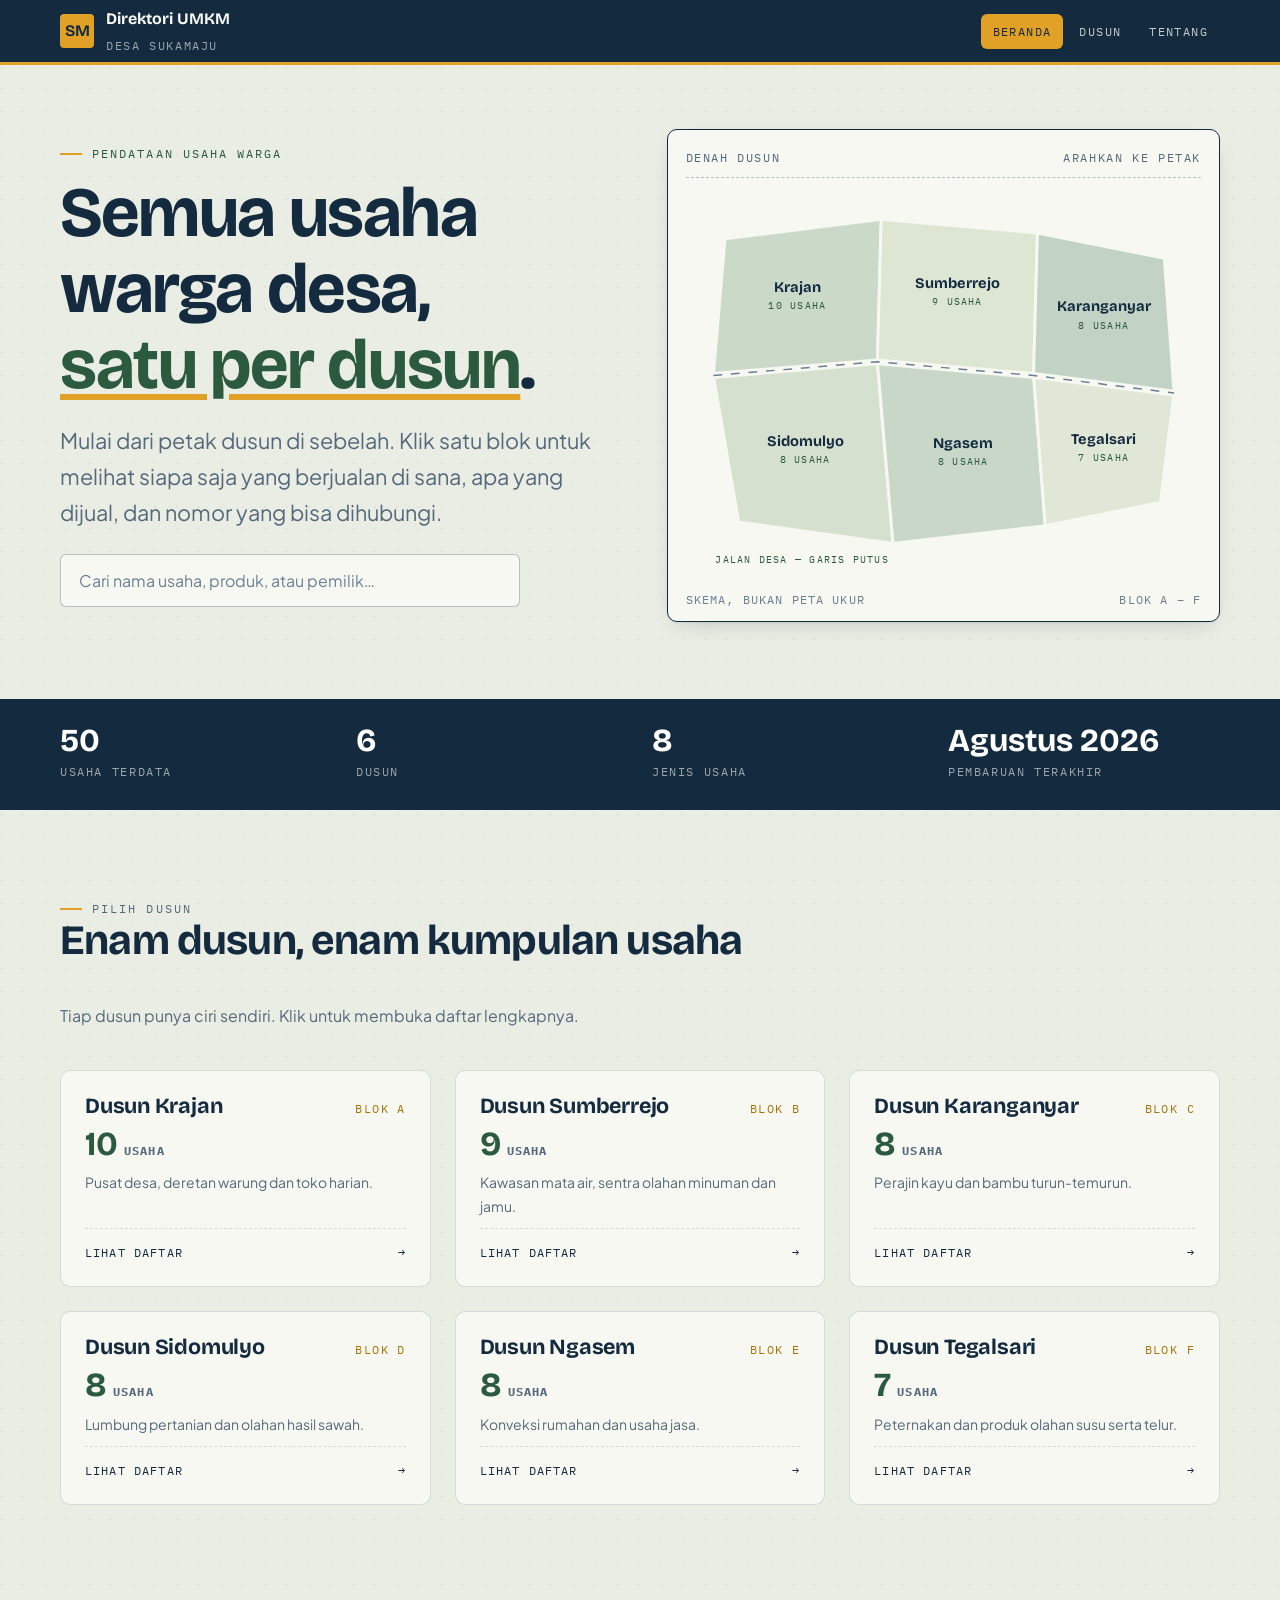
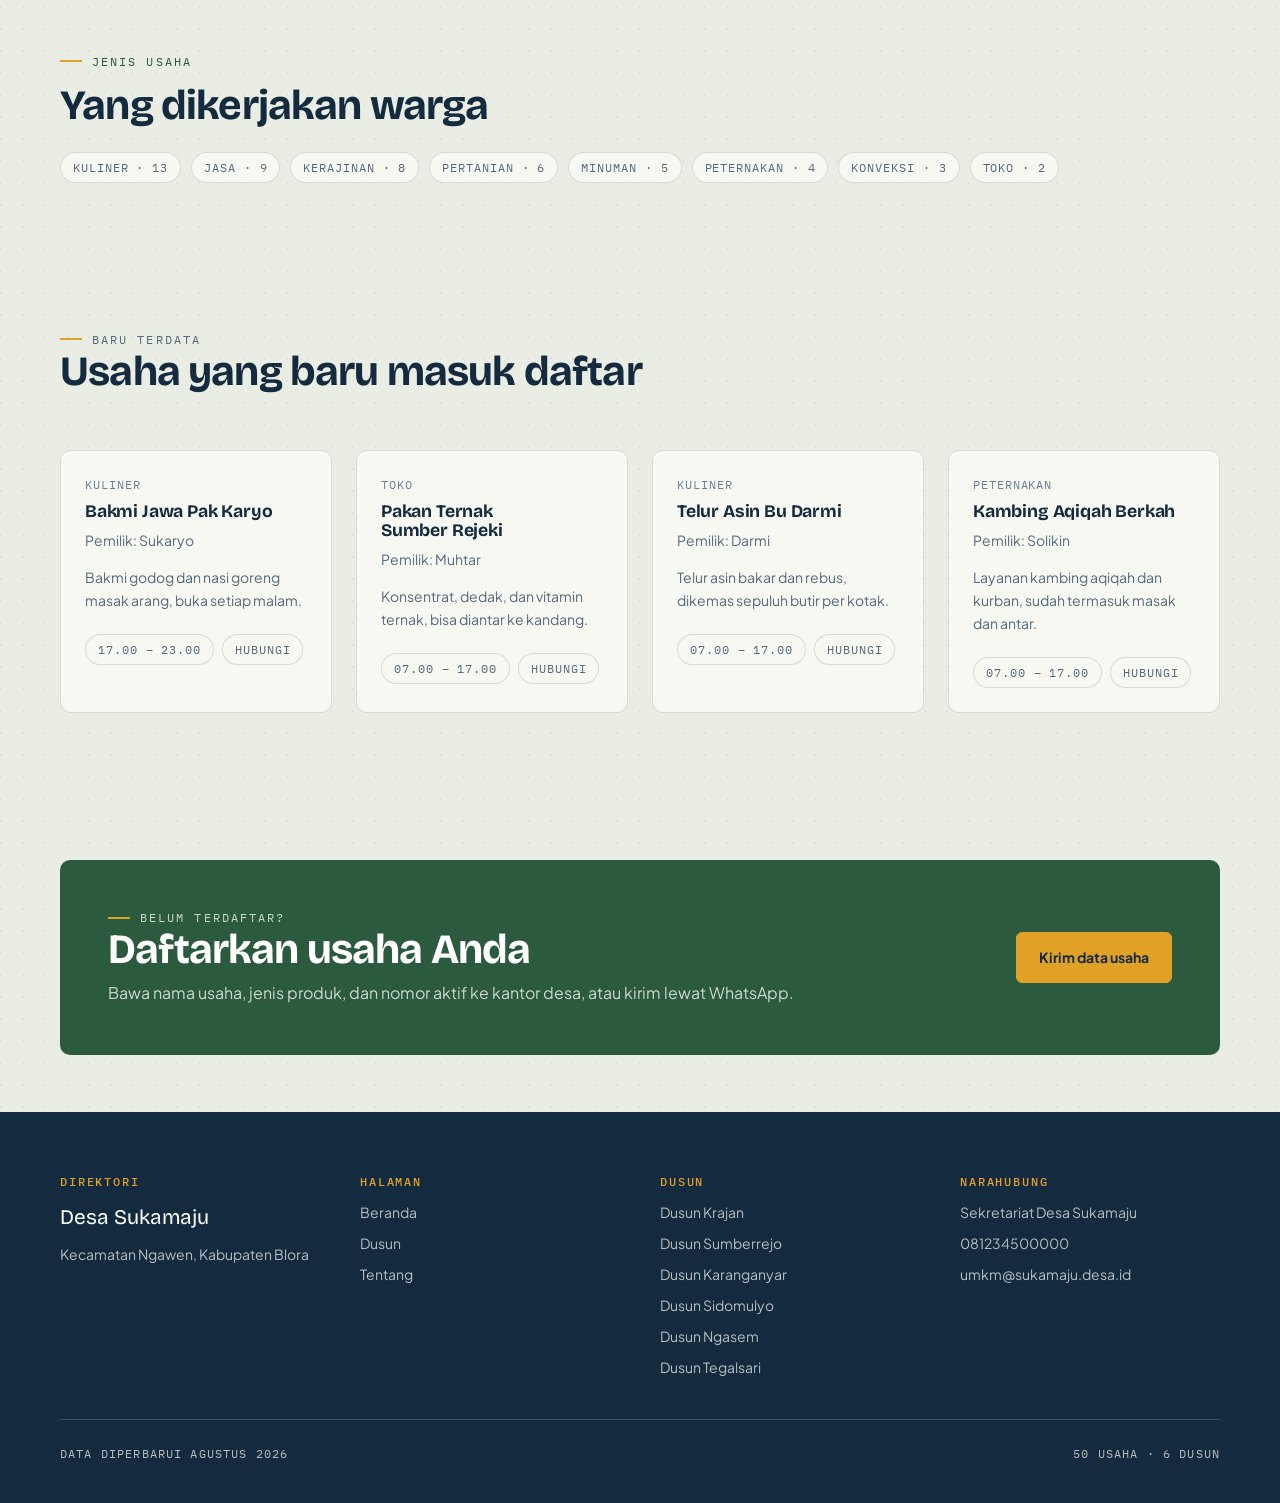
<file: docs/index.html>
<!DOCTYPE html>
<html lang="id">
<head>
<meta charset="utf-8">
<meta name="viewport" content="width=device-width, initial-scale=1">
<title>Direktori UMKM Desa Sukamaju</title>
<meta name="description" content="Daftar usaha mikro, kecil, dan menengah di Desa Sukamaju. Pilih dusun untuk melihat usaha yang ada di sana.">

<link rel="preconnect" href="https://fonts.googleapis.com">
<link rel="preconnect" href="https://fonts.gstatic.com" crossorigin>
<link href="https://fonts.googleapis.com/css2?family=Bricolage+Grotesque:opsz,wght@12..96,600;12..96,700;12..96,800&family=IBM+Plex+Mono:wght@400;500&family=Plus+Jakarta+Sans:wght@400;500;600;700&display=swap" rel="stylesheet">
<link rel="stylesheet" href="assets/css/tema.css">

<style>
  /* ---- Gaya khusus halaman beranda. Hanya memakai token dari tema.css ---- */

  .sampul { padding-block: clamp(40px, 5vw, 72px) clamp(48px, 6vw, 88px); }
  .sampul__isi {
    display: grid; gap: clamp(32px, 5vw, 64px);
    grid-template-columns: minmax(0, 1fr) minmax(0, 1.02fr);
    align-items: center;
  }
  .sampul h1 { margin-bottom: 20px; }
  .sampul h1 em {
    font-style: normal; color: var(--pandan-tua);
    text-decoration: underline; text-decoration-color: var(--kunyit);
    text-decoration-thickness: 6px; text-underline-offset: 6px;
  }
  .sampul__teks { font-size: var(--ukuran-sub); color: var(--teks-lembut); max-width: 46ch; }

  /* Kotak pencarian */
  .cari { position: relative; max-width: 460px; margin-top: var(--sela-3); }
  .cari input {
    width: 100%; padding: 15px 18px;
    font-family: var(--font-teks); font-size: var(--ukuran-teks); color: var(--teks);
    background: var(--kapur-terang);
    border: 1.5px solid var(--garis-tebal); border-radius: var(--lengkung-kecil);
  }
  .cari input::placeholder { color: var(--nila-kabut); }
  .cari input:focus { border-color: var(--nila); outline: none; box-shadow: 0 0 0 4px var(--kunyit-kabut); }
  .cari__hasil {
    position: absolute; z-index: 20; inset-inline: 0; top: calc(100% + 8px);
    background: var(--kapur-terang); border: 1.5px solid var(--nila);
    border-radius: var(--lengkung); box-shadow: var(--bayang-naik);
    max-height: 320px; overflow-y: auto; padding: 6px;
  }
  .cari__hasil a {
    display: block; padding: 10px 12px; border-radius: var(--lengkung-kecil);
    text-decoration: none; line-height: 1.35;
  }
  .cari__hasil a:hover, .cari__hasil a:focus-visible { background: var(--pandan-kabut); }
  .cari__hasil strong { display: block; font-size: var(--ukuran-kecil); font-weight: 700; }
  .cari__hasil span {
    font-family: var(--font-data); font-size: var(--ukuran-data);
    letter-spacing: .08em; text-transform: uppercase; color: var(--teks-lembut);
  }
  .cari__kosong { padding: 14px 12px; font-size: var(--ukuran-kecil); color: var(--teks-lembut); }

  /* ---- DENAH DUSUN: elemen utama halaman ---- */
  .denah { position: relative; }
  .denah__bingkai {
    background: var(--kapur-terang);
    border: 1.5px solid var(--nila);
    border-radius: var(--lengkung);
    padding: 18px 18px 12px;
    box-shadow: var(--bayang);
  }
  .denah__kepala {
    display: flex; justify-content: space-between; align-items: center; gap: 12px;
    margin-bottom: 12px; padding-bottom: 10px; border-bottom: 1px dashed var(--garis-tebal);
    font-family: var(--font-data); font-size: var(--ukuran-data);
    letter-spacing: .14em; text-transform: uppercase; color: var(--teks-lembut);
  }
  .denah svg { width: 100%; height: auto; display: block; }

  .petak path {
    stroke: var(--kapur-terang); stroke-width: 3; stroke-linejoin: round;
    transition: fill var(--transisi), transform var(--transisi);
  }
  .petak text { pointer-events: none; }
  .petak__nama {
    font-family: var(--font-judul); font-size: 15px; font-weight: 700;
    fill: var(--nila);
  }
  .petak__jml {
    font-family: var(--font-data); font-size: 10.5px; letter-spacing: .12em;
    fill: var(--pandan-tua);
  }
  .petak:hover path, .petak:focus-visible path, .petak.sorot path { fill: var(--kunyit); }
  .petak:hover .petak__jml, .petak.sorot .petak__jml { fill: var(--nila); }
  .petak:focus-visible { outline: none; }
  .petak:focus-visible path { stroke: var(--nila); stroke-width: 4; }

  .denah__jalan { fill: none; stroke: var(--kapur-terang); stroke-width: 7; stroke-linecap: round; }
  .denah__jalan-garis { fill: none; stroke: var(--nila-kabut); stroke-width: 1.5; stroke-dasharray: 9 9; }
  .denah__kaki {
    margin-top: 10px; display: flex; flex-wrap: wrap; gap: 14px; justify-content: space-between;
    font-family: var(--font-data); font-size: var(--ukuran-data); color: var(--nila-kabut);
    letter-spacing: .1em; text-transform: uppercase;
  }

  /* Pita angka */
  .pita { background: var(--nila); color: var(--kapur-terang); }
  .pita__isi {
    display: grid; grid-template-columns: repeat(auto-fit, minmax(160px, 1fr));
    gap: var(--sela-3); padding-block: 26px;
  }
  .pita__butir strong {
    display: block; font-family: var(--font-judul); font-size: 2rem; line-height: 1; color: #fff;
  }
  .pita__butir span {
    font-family: var(--font-data); font-size: var(--ukuran-data);
    letter-spacing: .14em; text-transform: uppercase; color: rgba(246,248,241,.6);
  }

  /* Ajakan mendaftar */
  .ajakan {
    background: var(--pandan-tua); color: var(--kapur-terang);
    border-radius: var(--lengkung); padding: clamp(28px, 4vw, 48px);
    display: flex; flex-wrap: wrap; align-items: center; justify-content: space-between;
    gap: var(--sela-3);
  }
  .ajakan h2 { color: #fff; margin-bottom: 8px; }
  .ajakan p { color: rgba(246,248,241,.8); margin: 0; }

  @media (max-width: 900px) {
    .sampul__isi { grid-template-columns: 1fr; }
    .denah { order: -1; }
  }
</style>
</head>
<body>

<header data-situs-header></header>

<main>

  <!-- ====================== SAMPUL ====================== -->
  <section class="sampul">
    <div class="wadah sampul__isi">

      <div>
        <p class="eyebrow">Pendataan usaha warga</p>
        <h1>Semua usaha warga desa, <em>satu per dusun</em>.</h1>
        <p class="sampul__teks">
          Mulai dari petak dusun di sebelah. Klik satu blok untuk melihat siapa saja
          yang berjualan di sana, apa yang dijual, dan nomor yang bisa dihubungi.
        </p>

        <div class="cari">
          <label class="hanya-pembaca-layar" for="kotakCari">Cari nama usaha atau produk</label>
          <input id="kotakCari" type="search" autocomplete="off"
                 placeholder="Cari nama usaha, produk, atau pemilik…">
          <div class="cari__hasil tersembunyi" id="hasilCari"></div>
        </div>
      </div>

      <!-- ---- Denah dusun ---- -->
      <div class="denah">
        <div class="denah__bingkai">
          <div class="denah__kepala">
            <span>Denah dusun</span>
            <span id="petakTerpilih">Arahkan ke petak</span>
          </div>

          <svg viewBox="0 0 528 400" role="group" aria-label="Denah enam dusun, pilih salah satu">
            <g id="petakDusun"></g>
            <!-- jalan desa membelah dusun atas dan bawah -->
            <path class="denah__jalan"       d="M28 190 L196 176 L356 190 L500 208"></path>
            <path class="denah__jalan-garis" d="M28 190 L196 176 L356 190 L500 208"></path>
            <text x="30" y="382" class="petak__jml">JALAN DESA &mdash; GARIS PUTUS</text>
          </svg>

          <div class="denah__kaki">
            <span>Skema, bukan peta ukur</span>
            <span>Blok A &ndash; F</span>
          </div>
        </div>
      </div>

    </div>
  </section>

  <!-- ====================== PITA ANGKA ====================== -->
  <section class="pita">
    <div class="wadah pita__isi" id="pitaAngka"></div>
  </section>

  <!-- ====================== DAFTAR DUSUN ====================== -->
  <section class="bagian" id="dusun">
    <div class="wadah">
      <div class="kepala-bagian">
        <div>
          <p class="eyebrow">Pilih dusun</p>
          <h2>Enam dusun, enam kumpulan usaha</h2>
        </div>
        <p>Tiap dusun punya ciri sendiri. Klik untuk membuka daftar lengkapnya.</p>
      </div>
      <div class="kisi kisi--3" id="kisiDusun"></div>
    </div>
  </section>

  <!-- ====================== KATEGORI ====================== -->
  <section class="bagian bagian--rapat">
    <div class="wadah">
      <p class="eyebrow">Jenis usaha</p>
      <h2 style="margin-bottom:var(--sela-3)">Yang dikerjakan warga</h2>
      <div style="display:flex;flex-wrap:wrap;gap:10px" id="daftarKategori"></div>
    </div>
  </section>

  <!-- ====================== SOROTAN ====================== -->
  <section class="bagian">
    <div class="wadah">
      <div class="kepala-bagian">
        <div>
          <p class="eyebrow">Baru terdata</p>
          <h2>Usaha yang baru masuk daftar</h2>
        </div>
      </div>
      <div class="kisi kisi--4" id="kisiSorotan"></div>
    </div>
  </section>

  <!-- ====================== AJAKAN ====================== -->
  <section class="bagian bagian--rapat">
    <div class="wadah">
      <div class="ajakan">
        <div>
          <p class="eyebrow">Belum terdaftar?</p>
          <h2>Daftarkan usaha Anda</h2>
          <p>Bawa nama usaha, jenis produk, dan nomor aktif ke kantor desa, atau kirim lewat WhatsApp.</p>
        </div>
        <a class="tombol tombol--kunyit" id="tautanDaftar" href="#">Kirim data usaha</a>
      </div>
    </div>
  </section>

</main>

<footer data-situs-footer></footer>

<script src="assets/js/data.js"></script>
<script src="assets/js/situs.js"></script>
<script>
/* ---- Bentuk petak denah: kode blok -> jalur SVG dan titik label ---- */
const PETAK = {
  A: { d: "M40 50 L200 30 L196 176 L28 190 Z",    x: 114, y: 104, isi: "#CBD9C9" },
  B: { d: "M200 30 L360 44 L356 190 L196 176 Z",  x: 278, y: 100, isi: "#DDE5D3" },
  C: { d: "M360 44 L490 70 L500 208 L356 190 Z",  x: 428, y: 124, isi: "#C2D2C4" },
  D: { d: "M28 190 L196 176 L212 362 L54 340 Z",  x: 122, y: 262, isi: "#D6E0CF" },
  E: { d: "M196 176 L356 190 L368 344 L212 362 Z",x: 284, y: 264, isi: "#C8D7C7" },
  F: { d: "M356 190 L500 208 L486 320 L368 344 Z",x: 428, y: 260, isi: "#E0E7D7" }
};

const a = Situs.aman;

/* 1. Gambar denah */
document.getElementById("petakDusun").innerHTML = DUSUN.map(d => {
  const p = PETAK[d.peta];
  if (!p) return "";
  const jml = Situs.jumlah(d.slug);
  return `
    <a class="petak" href="dusun.html?d=${a(d.slug)}" data-petak="${a(d.slug)}"
       aria-label="${a(d.nama)}, ${jml} usaha">
      <path d="${p.d}" fill="${p.isi}"></path>
      <text class="petak__nama" x="${p.x}" y="${p.y}" text-anchor="middle">${a(d.nama.replace("Dusun ", ""))}</text>
      <text class="petak__jml"  x="${p.x}" y="${p.y + 18}" text-anchor="middle">${jml} USAHA</text>
    </a>`;
}).join("");

/* 2. Pita angka */
document.getElementById("pitaAngka").innerHTML = [
  [UMKM.length, "usaha terdata"],
  [DUSUN.length, "dusun"],
  [Situs.kategori().length, "jenis usaha"],
  [SITUS.tahunData, "pembaruan terakhir"]
].map(([n, t]) => `<div class="pita__butir"><strong>${a(n)}</strong><span>${a(t)}</span></div>`).join("");

/* 3. Kartu dusun */
document.getElementById("kisiDusun").innerHTML = DUSUN.map(Situs.kartuDusun).join("");

/* 4. Kategori */
document.getElementById("daftarKategori").innerHTML = Situs.kategori()
  .map(k => `<span class="pil">${a(k.nama)} &middot; ${k.jml}</span>`).join("");

/* 5. Sorotan: empat usaha terakhir pada data */
document.getElementById("kisiSorotan").innerHTML =
  UMKM.slice(-4).reverse().map(Situs.kartuUmkm).join("");

/* 6. Tautan pendaftaran */
document.getElementById("tautanDaftar").href =
  Situs.wa(SITUS.telepon) + "?text=" +
  encodeURIComponent("Halo, saya ingin mendaftarkan usaha saya ke direktori UMKM " + SITUS.namaDesa + ".");

/* 7. Petak dan kartu saling menyorot */
const label = document.getElementById("petakTerpilih");
document.querySelectorAll("[data-petak]").forEach(petak => {
  const slug = petak.dataset.petak;
  const kartu = document.querySelector(`.kartu-dusun[data-dusun="${slug}"]`);
  const nyala = () => {
    kartu?.classList.add("sorot");
    label.textContent = Situs.dusun(slug).nama + " — " + Situs.jumlah(slug) + " usaha";
  };
  const padam = () => {
    kartu?.classList.remove("sorot");
    label.textContent = "Arahkan ke petak";
  };
  petak.addEventListener("mouseenter", nyala);
  petak.addEventListener("focus", nyala);
  petak.addEventListener("mouseleave", padam);
  petak.addEventListener("blur", padam);
});
document.querySelectorAll(".kartu-dusun").forEach(kartu => {
  const petak = document.querySelector(`[data-petak="${kartu.dataset.dusun}"]`);
  kartu.addEventListener("mouseenter", () => petak?.classList.add("sorot"));
  kartu.addEventListener("mouseleave", () => petak?.classList.remove("sorot"));
});

/* 8. Pencarian cepat */
const kotak = document.getElementById("kotakCari");
const hasil = document.getElementById("hasilCari");

kotak.addEventListener("input", () => {
  const kunci = kotak.value.trim().toLowerCase();
  if (kunci.length < 2) { hasil.classList.add("tersembunyi"); return; }

  const cocok = UMKM.filter(u =>
    (u.nama + " " + u.kategori + " " + u.pemilik + " " + u.deskripsi).toLowerCase().includes(kunci)
  ).slice(0, 7);

  hasil.innerHTML = cocok.length
    ? cocok.map(u => `
        <a href="dusun.html?d=${a(u.dusun)}#${a(u.id)}">
          <strong>${a(u.nama)}</strong>
          <span>${a(Situs.dusun(u.dusun).nama)} &middot; ${a(u.kategori)}</span>
        </a>`).join("")
    : `<p class="cari__kosong">Tidak ada usaha yang cocok. Coba kata lain, misalnya “keripik” atau “jahit”.</p>`;

  hasil.classList.remove("tersembunyi");
});

document.addEventListener("click", e => {
  if (!e.target.closest(".cari")) hasil.classList.add("tersembunyi");
});
kotak.addEventListener("keydown", e => {
  if (e.key === "Escape") { hasil.classList.add("tersembunyi"); kotak.blur(); }
});
</script>
</body>
</html>
</file>
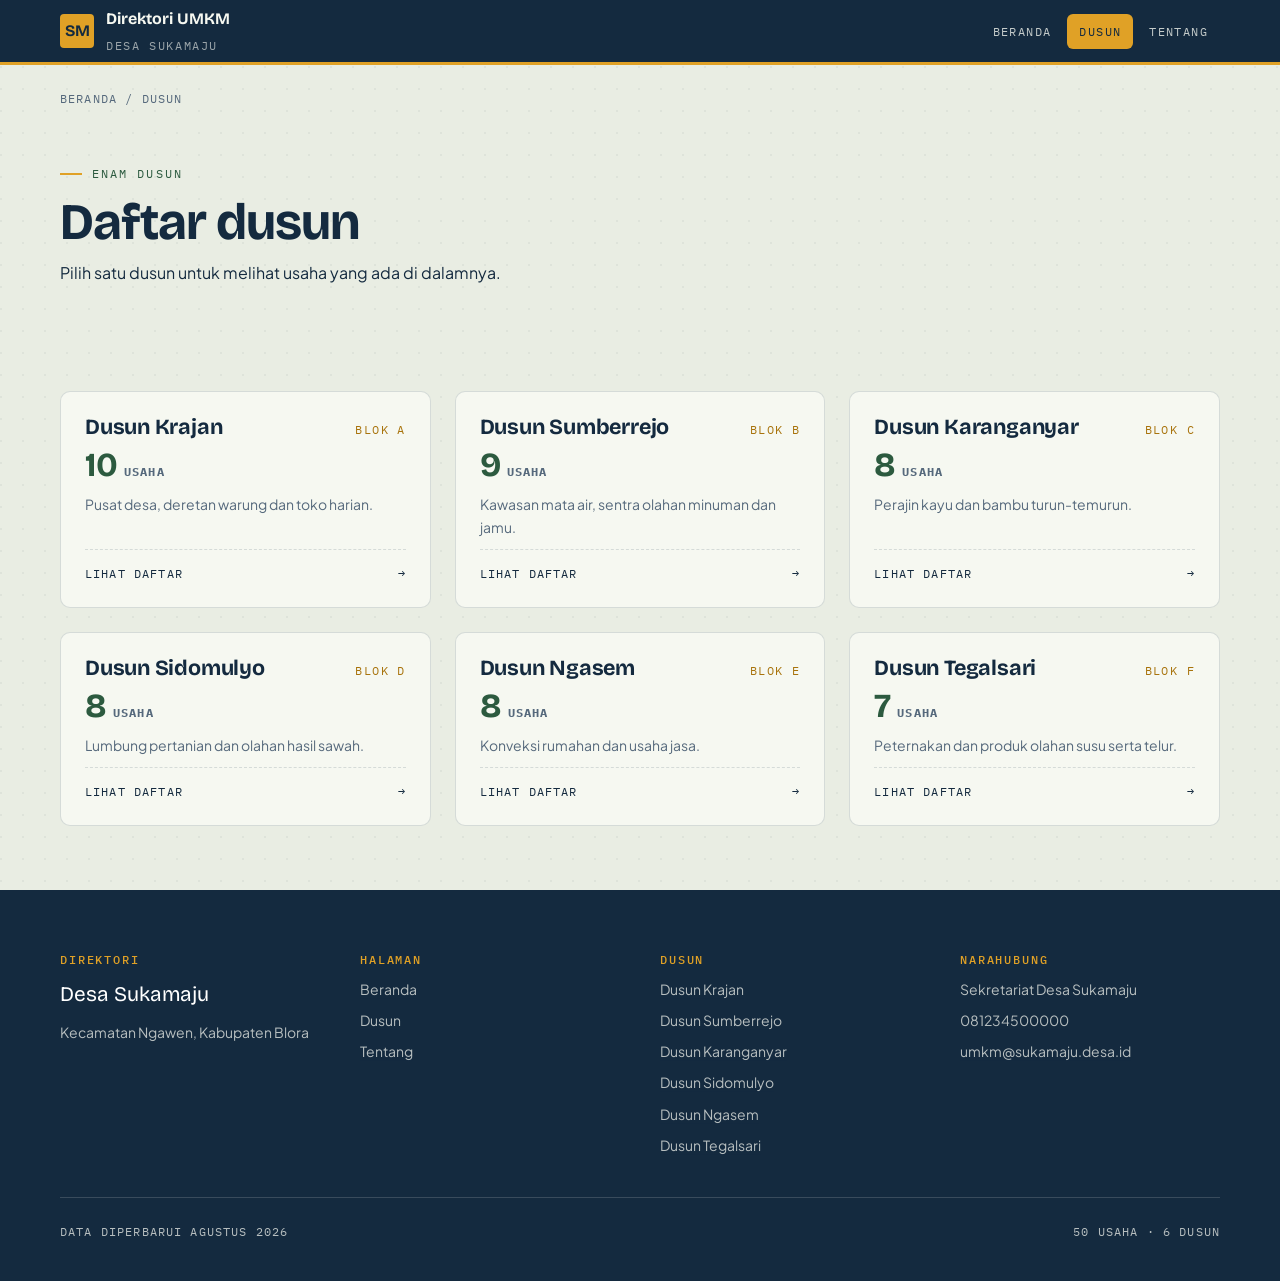
<file: docs/dusun.html>
<!DOCTYPE html>
<html lang="id">
<head>
<meta charset="utf-8">
<meta name="viewport" content="width=device-width, initial-scale=1">
<title>Dusun — Direktori UMKM Desa Sukamaju</title>
<meta name="description" content="Daftar UMKM per dusun di Desa Sukamaju.">

<link rel="preconnect" href="https://fonts.googleapis.com">
<link rel="preconnect" href="https://fonts.gstatic.com" crossorigin>
<link href="https://fonts.googleapis.com/css2?family=Bricolage+Grotesque:opsz,wght@12..96,600;12..96,700;12..96,800&family=IBM+Plex+Mono:wght@400;500&family=Plus+Jakarta+Sans:wght@400;500;600;700&display=swap" rel="stylesheet">
<link rel="stylesheet" href="assets/css/tema.css">

<style>
  /* Kepala halaman dusun */
  .judul-dusun { padding-block: var(--sela-4) var(--sela-3); }
  .judul-dusun__baris {
    display: flex; flex-wrap: wrap; align-items: flex-end;
    justify-content: space-between; gap: var(--sela-3);
  }
  .judul-dusun h1 { font-size: clamp(2rem, 4.6vw, 3.2rem); margin-bottom: 10px; }
  .judul-dusun__angka {
    text-align: right; font-family: var(--font-judul); font-weight: 700;
    font-size: clamp(2.6rem, 6vw, 4rem); line-height: .9; color: var(--pandan-tua);
  }
  .judul-dusun__angka span {
    display: block; font-family: var(--font-data); font-size: var(--ukuran-data);
    letter-spacing: .14em; color: var(--teks-lembut); font-weight: 400;
  }
  .saring { display: flex; flex-wrap: wrap; gap: 8px; margin-block: var(--sela-3) var(--sela-4); }
  .saring button { border: 0; cursor: pointer; font-family: inherit; }
  .lompat-dusun { display: flex; flex-wrap: wrap; gap: 8px; }
</style>
</head>
<body>

<header data-situs-header></header>

<main class="wadah">
  <p class="remah" id="remah"></p>

  <section class="judul-dusun" id="kepalaDusun"></section>

  <div class="saring" id="saringKategori"></div>

  <section style="padding-bottom:var(--sela-5)">
    <div class="kisi kisi--3" id="isiHalaman"></div>
  </section>
</main>

<footer data-situs-footer></footer>

<script src="assets/js/data.js"></script>
<script src="assets/js/situs.js"></script>
<script>
const a = Situs.aman;
const slug = Situs.param("d");
const dusun = slug ? Situs.dusun(slug) : null;

const remah    = document.getElementById("remah");
const kepala   = document.getElementById("kepalaDusun");
const saring   = document.getElementById("saringKategori");
const isi      = document.getElementById("isiHalaman");

/* ---------- Mode 1: tidak ada ?d= → tampilkan semua dusun ---------- */
if (!slug) {
  remah.innerHTML = `<a href="index.html">Beranda</a> / Dusun`;
  kepala.innerHTML = `
    <p class="eyebrow">Enam dusun</p>
    <h1>Daftar dusun</h1>
    <p>Pilih satu dusun untuk melihat usaha yang ada di dalamnya.</p>`;
  isi.innerHTML = DUSUN.map(Situs.kartuDusun).join("");
  document.title = "Dusun — Direktori UMKM " + SITUS.namaDesa;
}

/* ---------- Mode 2: slug tidak dikenal ---------- */
else if (!dusun) {
  remah.innerHTML = `<a href="index.html">Beranda</a> / <a href="dusun.html">Dusun</a> / Tidak ditemukan`;
  kepala.innerHTML = "";
  isi.className = "";
  isi.innerHTML = `
    <div class="kosong">
      <h3>Dusun tidak ditemukan</h3>
      <p>Alamat yang dibuka tidak cocok dengan dusun mana pun dalam data.</p>
      <a class="tombol" href="dusun.html">Lihat daftar dusun</a>
    </div>`;
}

/* ---------- Mode 3: satu dusun ---------- */
else {
  const daftar = Situs.umkmDusun(slug);
  document.title = dusun.nama + " — Direktori UMKM " + SITUS.namaDesa;

  remah.innerHTML = `<a href="index.html">Beranda</a> / <a href="dusun.html">Dusun</a> / ${a(dusun.nama)}`;

  kepala.innerHTML = `
    <div class="judul-dusun__baris">
      <div>
        <p class="eyebrow">Blok ${a(dusun.peta)} &middot; Kepala dusun ${a(dusun.kepala)}</p>
        <h1>${a(dusun.nama)}</h1>
        <p>${a(dusun.tagline)}</p>
      </div>
      <div class="judul-dusun__angka">${daftar.length}<span>USAHA TERDATA</span></div>
    </div>`;

  const kategori = Situs.kategori(daftar);
  saring.innerHTML =
    `<button class="pil pil--aktif" data-saring="semua">Semua &middot; ${daftar.length}</button>` +
    kategori.map(k => `<button class="pil" data-saring="${a(k.nama)}">${a(k.nama)} &middot; ${k.jml}</button>`).join("");

  const gambar = (pilihan) => {
    const tampil = pilihan === "semua" ? daftar : daftar.filter(u => u.kategori === pilihan);
    isi.innerHTML = tampil.length
      ? tampil.map(Situs.kartuUmkm).join("")
      : `<div class="kosong"><h3>Belum ada usaha di jenis ini</h3><p>Pilih jenis lain di atas.</p></div>`;
  };
  gambar("semua");

  saring.addEventListener("click", e => {
    const tombol = e.target.closest("[data-saring]");
    if (!tombol) return;
    saring.querySelectorAll("button").forEach(b => b.classList.remove("pil--aktif"));
    tombol.classList.add("pil--aktif");
    gambar(tombol.dataset.saring);
  });

  /* Lompat ke satu usaha jika alamat memuat #id */
  if (location.hash) {
    const sasaran = document.querySelector(location.hash);
    if (sasaran) { sasaran.scrollIntoView({ block: "center" }); sasaran.classList.add("sorot"); }
  }

  /* Tautan ke dusun lain di bawah daftar */
  const lain = DUSUN.filter(d => d.slug !== slug);
  isi.insertAdjacentHTML("afterend", `
    <div style="margin-top:var(--sela-5);padding-top:var(--sela-3);border-top:1px solid var(--garis)">
      <p class="eyebrow">Dusun lain</p>
      <div class="lompat-dusun">
        ${lain.map(d => `<a class="pil" href="dusun.html?d=${a(d.slug)}">${a(d.nama)} &middot; ${Situs.jumlah(d.slug)}</a>`).join("")}
      </div>
    </div>`);
}
</script>
</body>
</html>
</file>
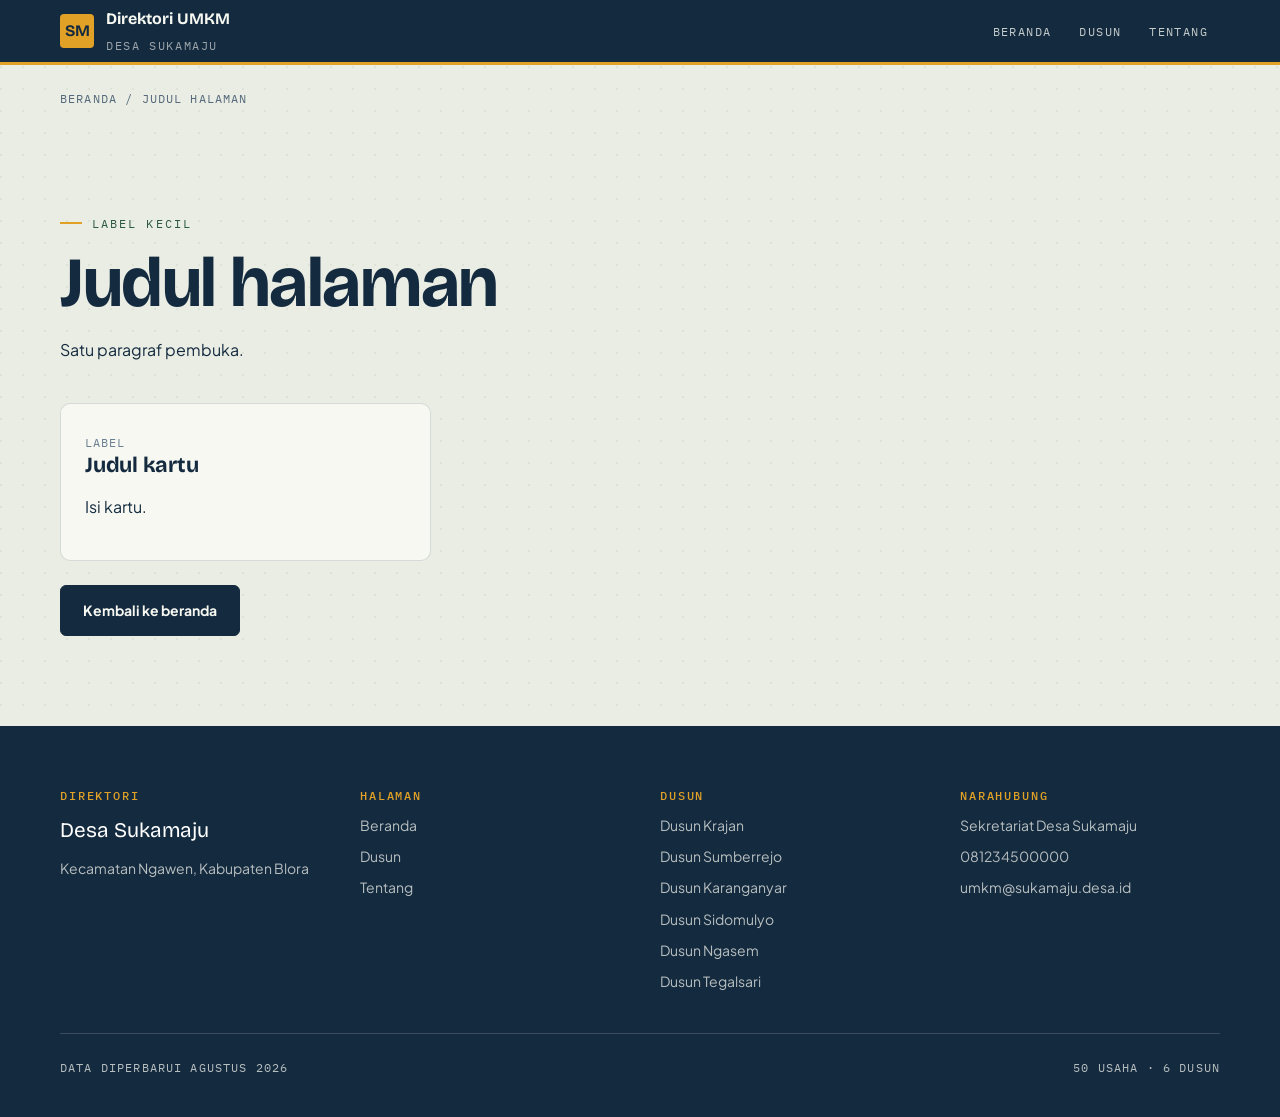
<file: docs/TEMPLATE.html>
<!DOCTYPE html>
<!--
  ============================================================
  TEMPLATE HALAMAN BARU
  Cara pakai: salin file ini, ganti namanya (misal "galeri.html"),
  lalu isi bagian <main>. Jangan hapus 5 baris bertanda [WAJIB].
  Dengan begitu tema, header, dan footer otomatis sama.
  ============================================================
-->
<html lang="id">
<head>
<meta charset="utf-8">
<meta name="viewport" content="width=device-width, initial-scale=1">

<title>Judul Halaman — Direktori UMKM Desa Sukamaju</title>
<meta name="description" content="Satu kalimat tentang isi halaman ini.">

<!-- [WAJIB 1] Huruf: Bricolage Grotesque, Plus Jakarta Sans, IBM Plex Mono -->
<link rel="preconnect" href="https://fonts.googleapis.com">
<link rel="preconnect" href="https://fonts.gstatic.com" crossorigin>
<link href="https://fonts.googleapis.com/css2?family=Bricolage+Grotesque:opsz,wght@12..96,600;12..96,700;12..96,800&family=IBM+Plex+Mono:wght@400;500&family=Plus+Jakarta+Sans:wght@400;500;600;700&display=swap" rel="stylesheet">

<!-- [WAJIB 2] Tema bersama -->
<link rel="stylesheet" href="assets/css/tema.css">

<style>
  /* Gaya khusus halaman ini saja.
     Aturan: SELALU pakai var(--...) dari tema.css, jangan tulis #hex baru.
     Beri nama kelas yang khas halaman ini supaya tidak bentrok. */
</style>
</head>
<body>

<!-- [WAJIB 3] Header diisi otomatis oleh situs.js -->
<header data-situs-header></header>

<main class="wadah">

  <p class="remah"><a href="index.html">Beranda</a> / Judul Halaman</p>

  <section class="bagian">
    <p class="eyebrow">Label kecil</p>
    <h1>Judul halaman</h1>
    <p>Satu paragraf pembuka.</p>

    <!-- Contoh memakai komponen bawaan tema -->
    <div class="kisi kisi--3" style="margin-top:var(--sela-4)">
      <article class="kartu">
        <span class="data">LABEL</span>
        <h3>Judul kartu</h3>
        <p>Isi kartu.</p>
      </article>
    </div>

    <a class="tombol" href="index.html" style="margin-top:var(--sela-3)">Kembali ke beranda</a>
  </section>

</main>

<!-- [WAJIB 4] Footer diisi otomatis oleh situs.js -->
<footer data-situs-footer></footer>

<!-- [WAJIB 5] Data dan kerangka bersama, urutannya tidak boleh dibalik -->
<script src="assets/js/data.js"></script>
<script src="assets/js/situs.js"></script>
<script>
  /* Skrip khusus halaman ini.
     Fungsi siap pakai:
       Situs.dusun("krajan")       -> data satu dusun
       Situs.umkmDusun("krajan")   -> daftar UMKM di dusun itu
       Situs.jumlah("krajan")      -> jumlah UMKM
       Situs.kategori()            -> daftar kategori + jumlahnya
       Situs.kartuUmkm(umkm)       -> HTML kartu UMKM
       Situs.kartuDusun(dusun)     -> HTML kartu dusun
       Situs.wa("0812...")         -> tautan WhatsApp
       Situs.param("d")            -> isi ?d= pada alamat
       Situs.aman(teks)            -> teks aman untuk ditempel ke HTML
  */
</script>
</body>
</html>
</file>
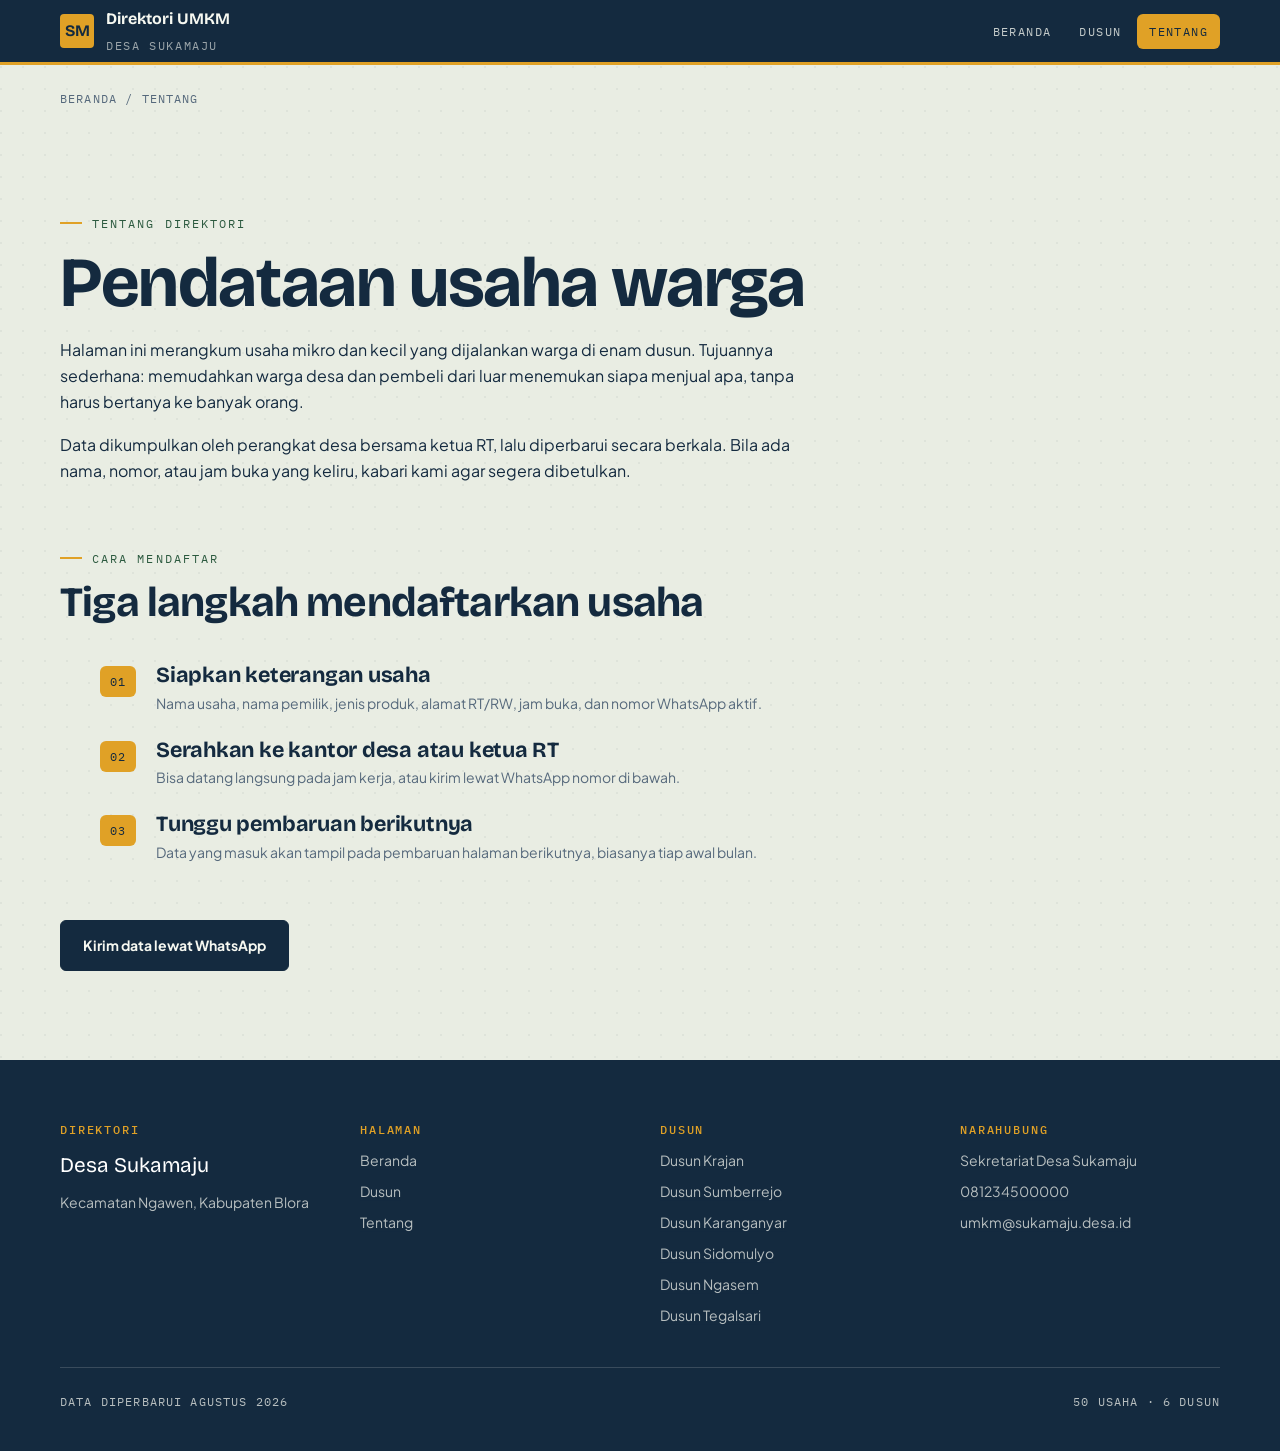
<file: docs/tentang.html>
<!DOCTYPE html>
<html lang="id">
<head>
<meta charset="utf-8">
<meta name="viewport" content="width=device-width, initial-scale=1">
<title>Tentang — Direktori UMKM Desa Sukamaju</title>
<meta name="description" content="Tentang pendataan UMKM Desa Sukamaju dan cara mendaftarkan usaha.">

<link rel="preconnect" href="https://fonts.googleapis.com">
<link rel="preconnect" href="https://fonts.gstatic.com" crossorigin>
<link href="https://fonts.googleapis.com/css2?family=Bricolage+Grotesque:opsz,wght@12..96,600;12..96,700;12..96,800&family=IBM+Plex+Mono:wght@400;500&family=Plus+Jakarta+Sans:wght@400;500;600;700&display=swap" rel="stylesheet">
<link rel="stylesheet" href="assets/css/tema.css">

<style>
  .langkah { counter-reset: langkah; display: grid; gap: var(--sela-3); margin-top: var(--sela-4); }
  .langkah li {
    counter-increment: langkah; list-style: none; position: relative;
    padding-left: 56px; max-width: 66ch;
  }
  .langkah li::before {
    content: counter(langkah, decimal-leading-zero);
    position: absolute; left: 0; top: 2px;
    font-family: var(--font-data); font-size: var(--ukuran-data);
    letter-spacing: .1em; color: var(--nila);
    background: var(--kunyit); padding: 6px 10px; border-radius: var(--lengkung-kecil);
  }
  .langkah h3 { margin-bottom: 4px; }
  .langkah p { margin: 0; color: var(--teks-lembut); font-size: var(--ukuran-kecil); }
</style>
</head>
<body>

<header data-situs-header></header>

<main class="wadah">
  <p class="remah"><a href="index.html">Beranda</a> / Tentang</p>

  <section class="bagian">
    <p class="eyebrow">Tentang direktori</p>
    <h1>Pendataan usaha warga</h1>
    <p>
      Halaman ini merangkum usaha mikro dan kecil yang dijalankan warga di enam dusun.
      Tujuannya sederhana: memudahkan warga desa dan pembeli dari luar menemukan
      siapa menjual apa, tanpa harus bertanya ke banyak orang.
    </p>
    <p>
      Data dikumpulkan oleh perangkat desa bersama ketua RT, lalu diperbarui secara berkala.
      Bila ada nama, nomor, atau jam buka yang keliru, kabari kami agar segera dibetulkan.
    </p>

    <p class="eyebrow" style="margin-top:var(--sela-5)">Cara mendaftar</p>
    <h2>Tiga langkah mendaftarkan usaha</h2>
    <ol class="langkah">
      <li>
        <h3>Siapkan keterangan usaha</h3>
        <p>Nama usaha, nama pemilik, jenis produk, alamat RT/RW, jam buka, dan nomor WhatsApp aktif.</p>
      </li>
      <li>
        <h3>Serahkan ke kantor desa atau ketua RT</h3>
        <p>Bisa datang langsung pada jam kerja, atau kirim lewat WhatsApp nomor di bawah.</p>
      </li>
      <li>
        <h3>Tunggu pembaruan berikutnya</h3>
        <p>Data yang masuk akan tampil pada pembaruan halaman berikutnya, biasanya tiap awal bulan.</p>
      </li>
    </ol>

    <a class="tombol" id="tautanDaftar" href="#" style="margin-top:var(--sela-4)">Kirim data lewat WhatsApp</a>
  </section>
</main>

<footer data-situs-footer></footer>

<script src="assets/js/data.js"></script>
<script src="assets/js/situs.js"></script>
<script>
  document.getElementById("tautanDaftar").href =
    Situs.wa(SITUS.telepon) + "?text=" +
    encodeURIComponent("Halo, saya ingin mendaftarkan usaha saya ke direktori UMKM " + SITUS.namaDesa + ".");
</script>
</body>
</html>
</file>
<file: docs/assets/css/tema.css>
/* ============================================================
   TEMA DIREKTORI UMKM DESA
   Satu-satunya sumber kebenaran untuk warna, huruf, dan komponen.
   Semua halaman WAJIB memuat file ini. Jangan tulis warna mentah
   (#hex) di halaman lain — selalu pakai var(--...) di bawah ini.
   ============================================================ */

/* ---------- 1. TOKEN ---------- */
:root {
  /* Warna: kapur (limewash tembok desa), nila (pewarna indigo),
     pandan (hijau daun), kunyit (aksen). */
  --kapur:        #E9EDE3;
  --kapur-terang: #F6F8F1;
  --kapur-tua:    #DCE2D4;

  --nila:         #142A3F;
  --nila-lembut:  #2B4763;
  --nila-kabut:   #6B7F93;

  --pandan:       #3F7A56;
  --pandan-tua:   #2C5A3F;
  --pandan-kabut: #D9E4DA;

  --kunyit:       #E0A126;
  --kunyit-tua:   #A8730C;
  --kunyit-kabut: #F6E4BC;

  --teks:         var(--nila);
  --teks-lembut:  #56697C;
  --garis:        rgba(20, 42, 63, .14);
  --garis-tebal:  rgba(20, 42, 63, .28);

  /* Huruf */
  --font-judul: "Bricolage Grotesque", "Plus Jakarta Sans", system-ui, sans-serif;
  --font-teks:  "Plus Jakarta Sans", system-ui, -apple-system, sans-serif;
  --font-data:  "IBM Plex Mono", ui-monospace, "Courier New", monospace;

  /* Skala ukuran huruf */
  --ukuran-raksasa: clamp(2.4rem, 6.2vw, 4.4rem);
  --ukuran-judul:   clamp(1.7rem, 3.4vw, 2.6rem);
  --ukuran-sub:     clamp(1.1rem, 1.7vw, 1.35rem);
  --ukuran-teks:    1rem;
  --ukuran-kecil:   .875rem;
  --ukuran-data:    .72rem;

  /* Jarak */
  --sela-1: 8px;
  --sela-2: 16px;
  --sela-3: 24px;
  --sela-4: 40px;
  --sela-5: 64px;
  --sela-bagian: clamp(56px, 7vw, 104px);

  /* Bentuk & bayangan */
  --lengkung:       10px;
  --lengkung-kecil: 6px;
  --bayang:       0 1px 2px rgba(20,42,63,.06), 0 8px 24px -12px rgba(20,42,63,.28);
  --bayang-naik:  0 2px 4px rgba(20,42,63,.08), 0 18px 36px -16px rgba(20,42,63,.42);

  --lebar-wadah: 1160px;
  --transisi: 220ms cubic-bezier(.2, .7, .3, 1);
}

/* ---------- 2. DASAR ---------- */
*, *::before, *::after { box-sizing: border-box; }

html { -webkit-text-size-adjust: 100%; scroll-behavior: smooth; }

body {
  margin: 0;
  font-family: var(--font-teks);
  font-size: var(--ukuran-teks);
  line-height: 1.65;
  color: var(--teks);
  background: var(--kapur);
  /* tekstur halus seperti tembok kapur */
  background-image:
    radial-gradient(circle at 1px 1px, rgba(20,42,63,.05) 1px, transparent 0);
  background-size: 22px 22px;
  -webkit-font-smoothing: antialiased;
}

h1, h2, h3, h4 {
  font-family: var(--font-judul);
  font-weight: 700;
  line-height: 1.08;
  letter-spacing: -.02em;
  margin: 0 0 var(--sela-2);
  text-wrap: balance;
}
h1 { font-size: var(--ukuran-raksasa); }
h2 { font-size: var(--ukuran-judul); }
h3 { font-size: var(--ukuran-sub); letter-spacing: -.01em; }

p { margin: 0 0 var(--sela-2); max-width: 62ch; }
a { color: inherit; text-decoration-color: var(--garis-tebal); text-underline-offset: 3px; }
img { max-width: 100%; display: block; }

:focus-visible {
  outline: 3px solid var(--kunyit);
  outline-offset: 3px;
  border-radius: 3px;
}

::selection { background: var(--kunyit-kabut); color: var(--nila); }

/* ---------- 3. TATA LETAK ---------- */
.wadah { width: min(var(--lebar-wadah), 92vw); margin-inline: auto; }

.bagian { padding-block: var(--sela-bagian); }
.bagian--rapat { padding-block: clamp(36px, 4.5vw, 60px); }
.bagian--gelap { background: var(--nila); color: var(--kapur-terang); }
.bagian--gelap h2 { color: #fff; }
.bagian--gelap p { color: rgba(246,248,241,.76); }

.kepala-bagian {
  display: flex; flex-wrap: wrap; align-items: flex-end;
  justify-content: space-between; gap: var(--sela-3);
  margin-bottom: var(--sela-4);
}
.kepala-bagian p { margin: 0; color: var(--teks-lembut); }

/* Label mono kecil di atas judul */
.eyebrow {
  font-family: var(--font-data);
  font-size: var(--ukuran-data);
  letter-spacing: .18em;
  text-transform: uppercase;
  color: var(--pandan-tua);
  display: flex; align-items: center; gap: 10px;
  margin: 0 0 12px;
}
.eyebrow::before {
  content: ""; width: 22px; height: 2px;
  background: var(--kunyit); flex: none;
}
.bagian--gelap .eyebrow { color: var(--kunyit); }

/* ---------- 4. KOMPONEN ---------- */

/* Tombol */
.tombol {
  display: inline-flex; align-items: center; gap: 10px;
  padding: 13px 22px;
  font-family: var(--font-teks); font-size: var(--ukuran-kecil); font-weight: 700;
  border: 1.5px solid var(--nila); border-radius: var(--lengkung-kecil);
  background: var(--nila); color: var(--kapur-terang);
  text-decoration: none; cursor: pointer;
  transition: transform var(--transisi), background var(--transisi), box-shadow var(--transisi);
}
.tombol:hover { transform: translateY(-2px); box-shadow: var(--bayang-naik); }
.tombol:active { transform: translateY(0); }
.tombol--garis { background: transparent; color: var(--nila); }
.tombol--garis:hover { background: var(--nila); color: var(--kapur-terang); }
.tombol--kunyit { background: var(--kunyit); border-color: var(--kunyit); color: var(--nila); }

/* Pil / chip kategori */
.pil {
  display: inline-flex; align-items: center; gap: 7px;
  padding: 5px 12px;
  font-family: var(--font-data); font-size: var(--ukuran-data);
  letter-spacing: .08em; text-transform: uppercase;
  border: 1px solid var(--garis); border-radius: 100px;
  background: var(--kapur-terang); color: var(--teks-lembut);
  text-decoration: none; white-space: nowrap;
  transition: background var(--transisi), color var(--transisi), border-color var(--transisi);
}
a.pil:hover, .pil--aktif {
  background: var(--nila); border-color: var(--nila); color: var(--kapur-terang);
}

/* Kartu umum */
.kartu {
  background: var(--kapur-terang);
  border: 1px solid var(--garis);
  border-radius: var(--lengkung);
  padding: var(--sela-3);
  transition: transform var(--transisi), box-shadow var(--transisi), border-color var(--transisi);
}
.kartu--tautan { display: block; text-decoration: none; color: inherit; }
.kartu--tautan:hover, .kartu.sorot {
  transform: translateY(-3px);
  border-color: var(--nila);
  box-shadow: var(--bayang-naik);
}

/* Grid serbaguna */
.kisi { display: grid; gap: var(--sela-3); }
.kisi--2 { grid-template-columns: repeat(auto-fit, minmax(320px, 1fr)); }
.kisi--3 { grid-template-columns: repeat(auto-fill, minmax(280px, 1fr)); }
.kisi--4 { grid-template-columns: repeat(auto-fill, minmax(230px, 1fr)); }

/* Baris data mono */
.data { font-family: var(--font-data); font-size: var(--ukuran-data);
        letter-spacing: .08em; text-transform: uppercase; color: var(--nila-kabut); }

/* Kartu dusun (dipakai di beranda & daftar) */
.kartu-dusun { position: relative; display: flex; flex-direction: column; gap: 10px; }
.kartu-dusun__atas { display: flex; align-items: baseline; justify-content: space-between; gap: 12px; }
.kartu-dusun__kode {
  font-family: var(--font-data); font-size: var(--ukuran-data);
  color: var(--kunyit-tua); letter-spacing: .12em;
}
.kartu-dusun h3 { margin: 0; }
.kartu-dusun__jml {
  font-family: var(--font-judul); font-size: 2.1rem; font-weight: 700;
  line-height: 1; color: var(--pandan-tua);
}
.kartu-dusun__jml span {
  font-family: var(--font-data); font-size: var(--ukuran-data);
  color: var(--teks-lembut); letter-spacing: .1em; margin-left: 6px;
}
.kartu-dusun p { font-size: var(--ukuran-kecil); color: var(--teks-lembut); margin: 0; }
.kartu-dusun__kaki {
  margin-top: auto; padding-top: 14px; border-top: 1px dashed var(--garis);
  display: flex; align-items: center; justify-content: space-between;
  font-family: var(--font-data); font-size: var(--ukuran-data);
  letter-spacing: .1em; text-transform: uppercase; color: var(--nila);
}
.kartu-dusun__kaki i { font-style: normal; transition: transform var(--transisi); }
.kartu--tautan:hover .kartu-dusun__kaki i { transform: translateX(5px); }

/* Kartu UMKM */
.kartu-umkm { display: flex; flex-direction: column; gap: 8px; }
.kartu-umkm h3 { margin: 0; font-size: 1.1rem; }
.kartu-umkm__pemilik { font-size: var(--ukuran-kecil); color: var(--teks-lembut); margin: 0; }
.kartu-umkm__desk { font-size: var(--ukuran-kecil); color: var(--teks-lembut); margin: 6px 0 0; }
.kartu-umkm__kaki { margin-top: 14px; display: flex; flex-wrap: wrap; gap: 8px; align-items: center; }

/* Header situs (disuntik oleh situs.js) */
.bar {
  position: sticky; top: 0; z-index: 50;
  background: var(--nila); color: var(--kapur-terang);
  border-bottom: 3px solid var(--kunyit);
  min-height: 62px;
}
.bar__isi { display: flex; align-items: center; justify-content: space-between; gap: var(--sela-3); min-height: 62px; }
.bar__merek { display: flex; align-items: center; gap: 12px; text-decoration: none; color: inherit; }
.bar__lambang {
  width: 34px; height: 34px; flex: none;
  display: grid; place-items: center;
  background: var(--kunyit); color: var(--nila);
  font-family: var(--font-judul); font-weight: 700; font-size: 1rem;
  border-radius: 4px;
}
.bar__nama { font-family: var(--font-judul); font-weight: 700; font-size: 1rem; line-height: 1.1; }
.bar__sub { font-family: var(--font-data); font-size: var(--ukuran-data);
            letter-spacing: .14em; text-transform: uppercase; color: rgba(246,248,241,.6); }
.bar__nav { display: flex; gap: 4px; flex-wrap: wrap; }
.bar__nav a {
  font-family: var(--font-data); font-size: var(--ukuran-data);
  letter-spacing: .12em; text-transform: uppercase;
  padding: 8px 12px; border-radius: var(--lengkung-kecil);
  text-decoration: none; color: rgba(246,248,241,.78);
  transition: background var(--transisi), color var(--transisi);
}
.bar__nav a:hover { background: rgba(246,248,241,.1); color: #fff; }
.bar__nav a[aria-current="page"] { background: var(--kunyit); color: var(--nila); }

/* Remah / breadcrumb */
.remah {
  font-family: var(--font-data); font-size: var(--ukuran-data);
  letter-spacing: .1em; text-transform: uppercase; color: var(--teks-lembut);
  padding-top: var(--sela-3);
}
.remah a { text-decoration: none; }
.remah a:hover { color: var(--nila); text-decoration: underline; }

/* Footer situs (disuntik oleh situs.js) */
.kaki { background: var(--nila); color: rgba(246,248,241,.72); padding-block: var(--sela-5) var(--sela-4); }
.kaki a { color: rgba(246,248,241,.72); }
.kaki a:hover { color: var(--kunyit); }
.kaki__isi { display: grid; gap: var(--sela-4); grid-template-columns: repeat(auto-fit, minmax(220px, 1fr)); }
.kaki h4 { font-family: var(--font-data); font-size: var(--ukuran-data); letter-spacing: .16em;
           text-transform: uppercase; color: var(--kunyit); margin: 0 0 12px; font-weight: 500; }
.kaki ul { list-style: none; margin: 0; padding: 0; display: grid; gap: 8px; font-size: var(--ukuran-kecil); }
.kaki__garis { margin-top: var(--sela-4); padding-top: var(--sela-3);
               border-top: 1px solid rgba(246,248,241,.16);
               font-family: var(--font-data); font-size: var(--ukuran-data);
               letter-spacing: .1em; display: flex; flex-wrap: wrap; gap: 12px; justify-content: space-between; }

/* Keadaan kosong */
.kosong {
  border: 1px dashed var(--garis-tebal); border-radius: var(--lengkung);
  padding: var(--sela-4); text-align: center; color: var(--teks-lembut);
  background: rgba(246,248,241,.5);
}
.kosong h3 { color: var(--teks); }

/* Utilitas kecil */
.tersembunyi { display: none !important; }
.hanya-pembaca-layar {
  position: absolute; width: 1px; height: 1px; padding: 0; margin: -1px;
  overflow: hidden; clip: rect(0 0 0 0); white-space: nowrap; border: 0;
}

/* ---------- 5. GERAK ---------- */
@media (prefers-reduced-motion: reduce) {
  *, *::before, *::after {
    animation-duration: .001ms !important;
    transition-duration: .001ms !important;
    scroll-behavior: auto !important;
  }
}
</file>
